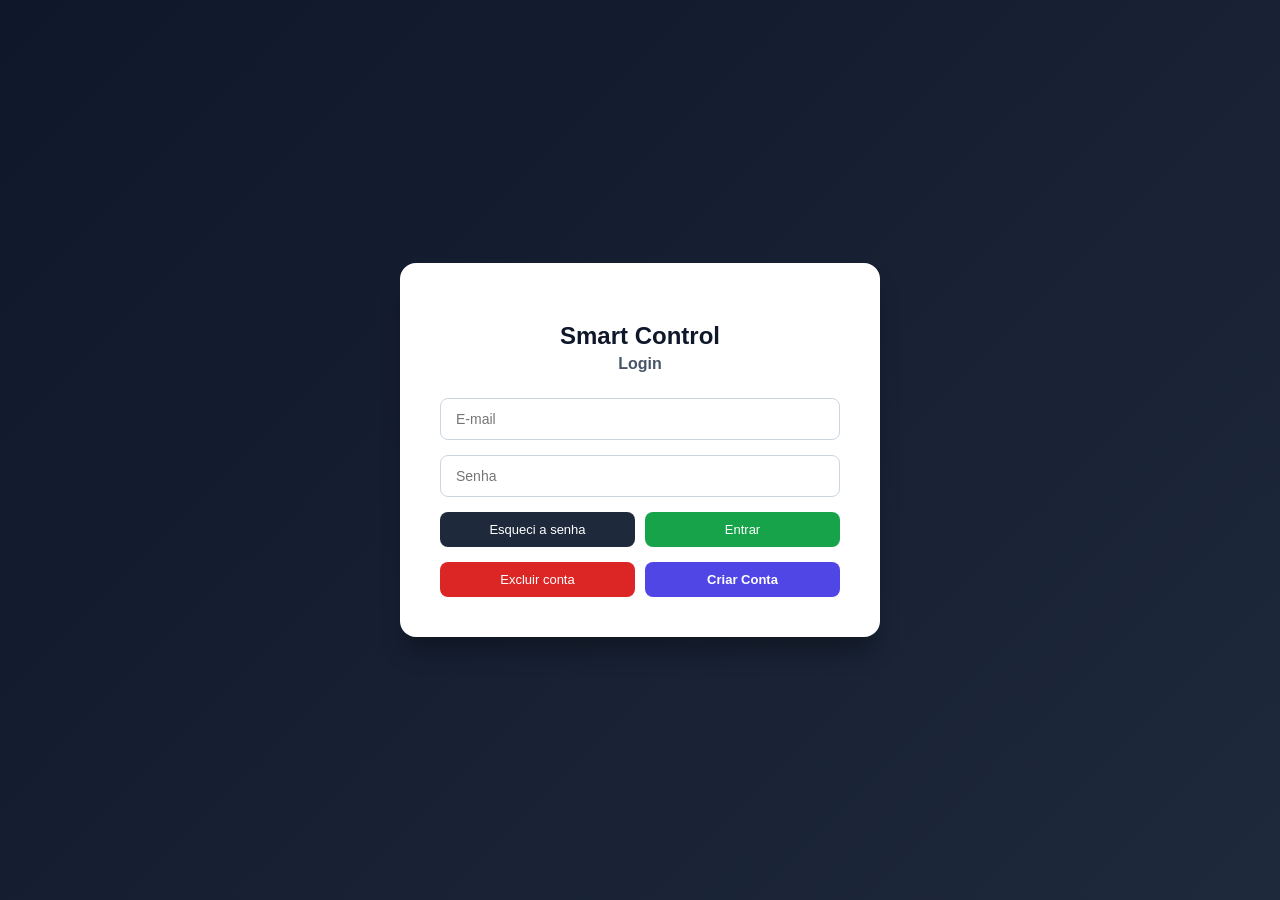
<file: index.html>
<!DOCTYPE html>
<html lang="pt-BR">
<head>
<meta charset="UTF-8">
<meta name="viewport" content="width=device-width, initial-scale=1.0">
<title>Login - Smart Control</title>
<link rel="stylesheet" href="style.css">
</head>
<body>

<div class="login-container">
    <form class="login-form" action="dashboard.html">
        <h2>Smart Control</h2>
        <p style="margin-top: 0; margin-bottom: 25px; font-weight: bold; color: #475569;">Login</p>

        <input type="email" id="login-email" placeholder="E-mail" required>
        <input type="password" id="login-senha" placeholder="Senha" required>

        <div style="display: flex; gap: 10px; margin-bottom: 15px;">
            <button type="button" style="background: #1e293b; color: white; padding: 10px; border: none; border-radius: 8px; cursor: pointer; flex: 1; font-size: 13px;">Esqueci a senha</button>
            <button type="submit" style="background: #16a34a; color: white; padding: 10px; border: none; border-radius: 8px; cursor: pointer; flex: 1; font-size: 13px;">Entrar</button>
        </div>

        <div style="display: flex; gap: 10px;">
            <button type="button" style="background: #dc2626; color: white; padding: 10px; border: none; border-radius: 8px; cursor: pointer; flex: 1; font-size: 13px;">Excluir conta</button>
            <a href="cadastro.html" style="background: #4f46e5; color: white; padding: 10px; border-radius: 8px; text-decoration: none; display: flex; align-items: center; justify-content: center; flex: 1; font-size: 13px; font-weight: 600;">Criar Conta</a>
        </div>
    </form>
</div>

</body>
</html>
</file>
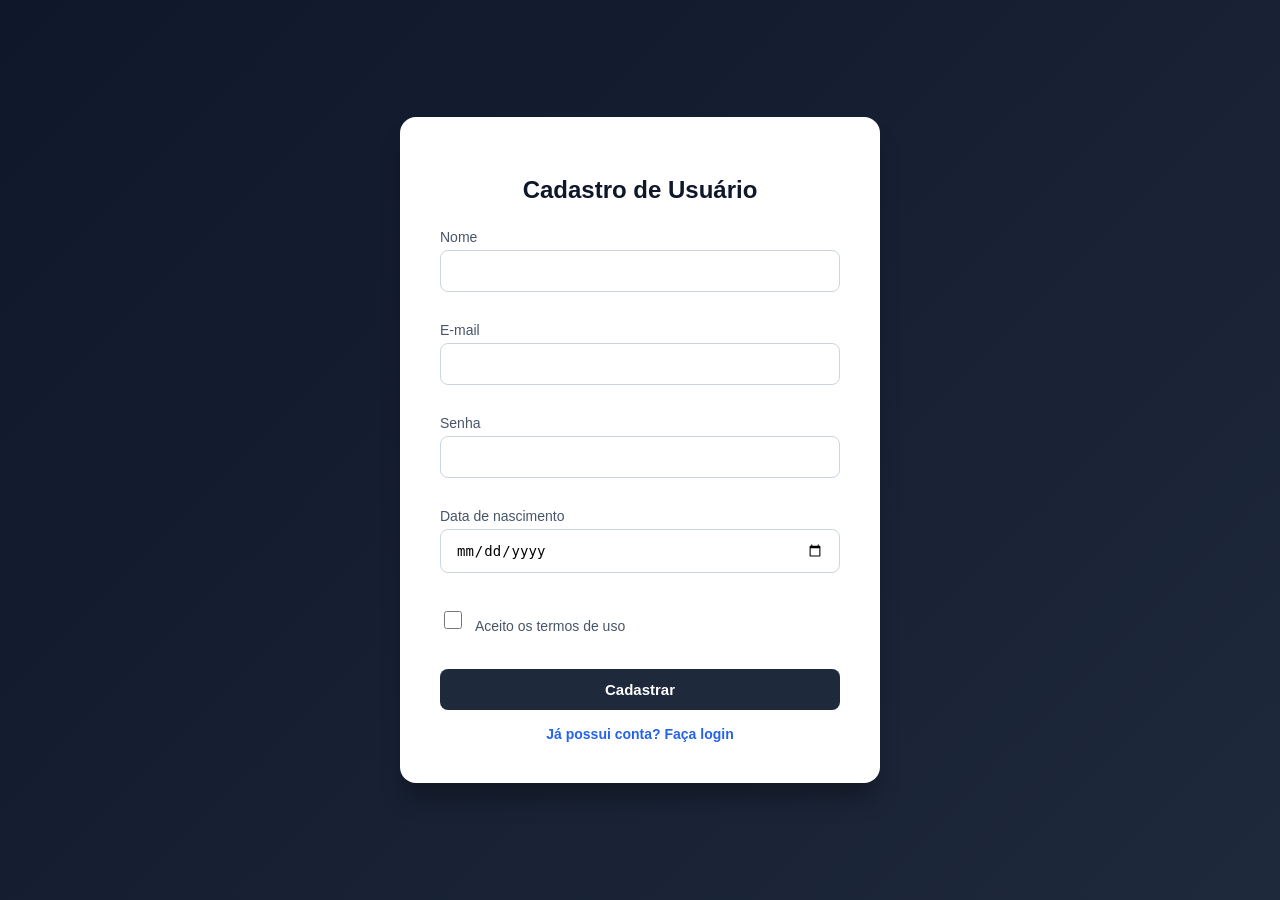
<file: cadastro.html>
<!DOCTYPE html>
<html lang="pt-BR">
<head>
<meta charset="UTF-8">
<meta name="viewport" content="width=device-width, initial-scale=1.0">
<title>Cadastro - Smart Control</title>
<link rel="stylesheet" href="style.css">
</head>
<body>

<div class="login-container">
    <form class="login-form" action="dashboard.html" style="text-align: left;">
        <h2 style="text-align: center; margin-bottom: 25px; color: #0f172a;">Cadastro de Usuário</h2>

        <div style="margin-bottom: 15px;">
            <label for="nome" style="display: block; font-size: 14px; color: #475569; margin-bottom: 5px;">Nome</label>
            <input type="text" id="nome" required style="width: 100%; padding: 12px 15px; border: 1px solid #cbd5e1; border-radius: 8px; box-sizing: border-box; font-size: 14px;">
        </div>

        <div style="margin-bottom: 15px;">
            <label for="email" style="display: block; font-size: 14px; color: #475569; margin-bottom: 5px;">E-mail</label>
            <input type="email" id="email" required style="width: 100%; padding: 12px 15px; border: 1px solid #cbd5e1; border-radius: 8px; box-sizing: border-box; font-size: 14px;">
        </div>

        <div style="margin-bottom: 15px;">
            <label for="senha" style="display: block; font-size: 14px; color: #475569; margin-bottom: 5px;">Senha</label>
            <input type="password" id="senha" required style="width: 100%; padding: 12px 15px; border: 1px solid #cbd5e1; border-radius: 8px; box-sizing: border-box; font-size: 14px;">
        </div>

        <div style="margin-bottom: 20px;">
            <label for="dataNascimento" style="display: block; font-size: 14px; color: #475569; margin-bottom: 5px;">Data de nascimento</label>
            <input type="date" id="dataNascimento" required style="width: 100%; padding: 12px 15px; border: 1px solid #cbd5e1; border-radius: 8px; box-sizing: border-box; font-size: 14px; background: #ffffff;">
        </div>

        <div style="display: flex; align-items: center; gap: 10px; margin-bottom: 25px;">
            <input type="checkbox" id="termos" required style="width: 18px; height: 18px; cursor: pointer;">
            <label for="termos" style="font-size: 14px; color: #475569; cursor: pointer;">Aceito os termos de uso</label>
        </div>

        <div style="text-align: center; margin-bottom: 15px;">
            <button type="submit" style="background: #1e293b; color: white; padding: 12px 30px; border: none; border-radius: 8px; cursor: pointer; font-size: 15px; font-weight: bold; width: 100%;">Cadastrar</button>
        </div>

        <div style="text-align: center;">
            <a href="index.html" style="color: #2563eb; text-decoration: none; font-weight: bold; font-size: 14px;">Já possui conta? Faça login</a>
        </div>
    </form>
</div>

</body>
</html>
</file>
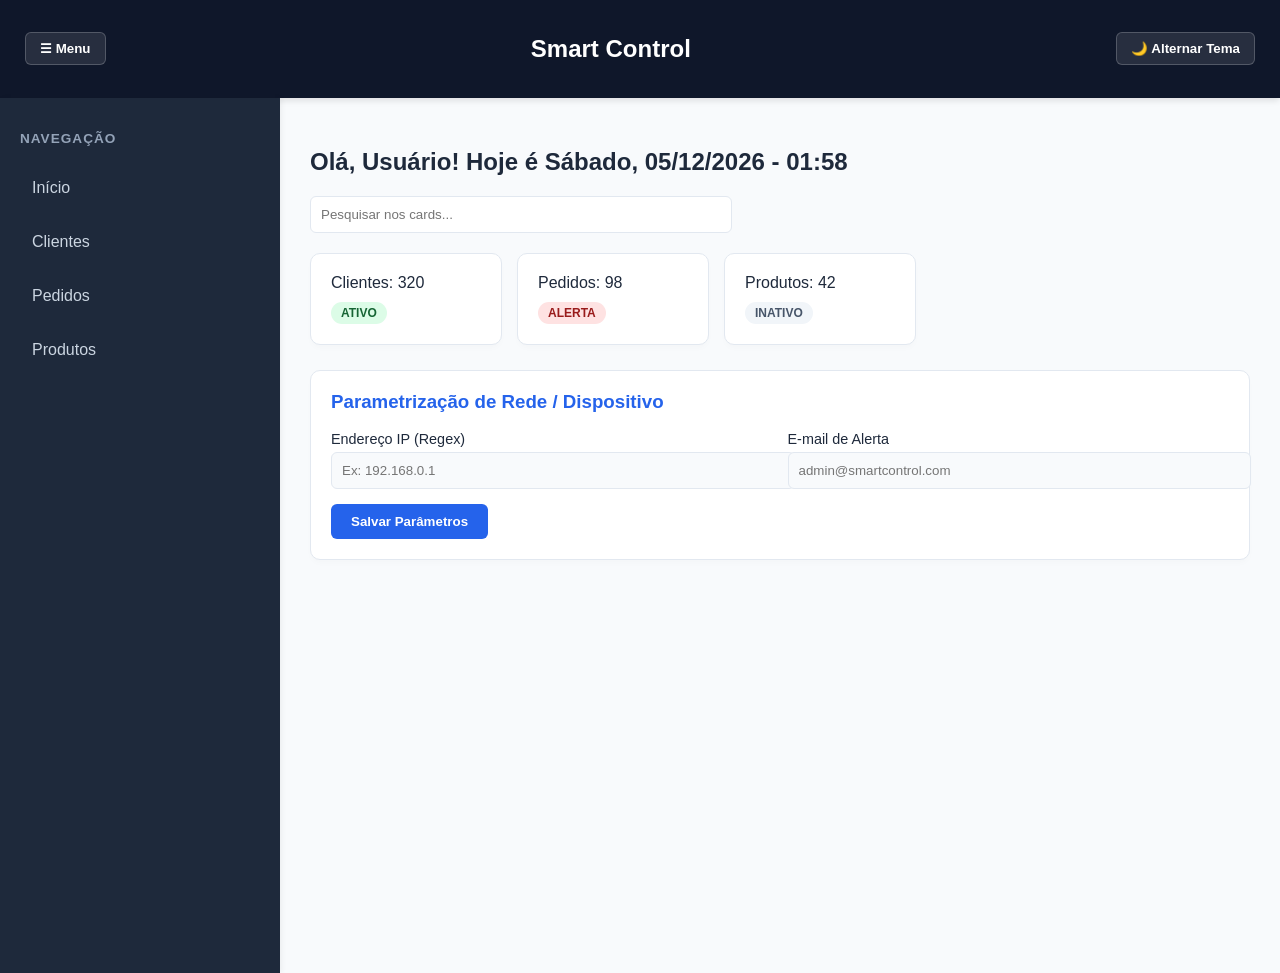
<file: dashboard.html>
<!DOCTYPE html>
<html lang="pt-BR">
<head>
    <meta charset="UTF-8">
    <meta name="viewport" content="width=device-width, initial-scale=1.0">
    <title>Dashboard - Smart Control</title>
    <link rel="stylesheet" href="style.css">
</head>
<body>

    <header>
        <button id="btnMenuToggle">☰ Menu</button>
        <h2>Smart Control</h2>
        <button id="btnTema">🌙 Alternar Tema</button>
    </header>

    <div class="layout-container">
        <aside id="sidebar">
            <h3>Navegação</h3>
            <ul style="list-style: none; padding: 0; margin-top: 15px;">
                <li style="padding: 8px 0;"><a href="#">Início</a></li>
                <li style="padding: 8px 0;"><a href="#">Clientes</a></li>
                <li style="padding: 8px 0;"><a href="#">Pedidos</a></li>
                <li style="padding: 8px 0;"><a href="#">Produtos</a></li>
            </ul>
        </aside>

        <main>
            <h2 id="saudacao" style="margin-bottom: 20px;">Carregando saudação...</h2>

            <div style="margin-bottom: 20px;">
                <input type="text" id="campoBusca" placeholder="Pesquisar nos cards..." style="padding: 10px; width: 100%; max-width: 400px; border: 1px solid var(--border-color); border-radius: 6px; background: var(--bg-card); color: var(--text-main);">
            </div>

            <div style="display: flex; gap: 15px; flex-wrap: wrap;">
                <div class="item-tabela" style="min-width: 150px;">
                    Clientes: <span class="valor-metrica">320</span>
                    <br><span class="status-badge status-ativo">Ativo</span>
                </div>
                <div class="item-tabela" style="min-width: 150px;">
                    Pedidos: <span class="valor-metrica">98</span>
                    <br><span class="status-badge status-alerta">Alerta</span>
                </div>
                <div class="item-tabela" style="min-width: 150px;">
                    Produtos: <span class="valor-metrica">42</span>
                    <br><span class="status-badge status-inativo">Inativo</span>
                </div>
            </div>

            <div class="item-tabela" style="margin-top: 25px;">
                <h3 style="margin-top: 0; color: var(--accent);">Parametrização de Rede / Dispositivo</h3>
                <form id="formParametrizacao" style="display: grid; grid-template-columns: 1fr 1fr; gap: 15px;">
                    <div>
                        <label for="ipDispositivo" style="display: block; font-size: 0.9rem; margin-bottom: 5px;">Endereço IP (Regex)</label>
                        <input type="text" id="ipDispositivo" placeholder="Ex: 192.168.0.1" required style="width: 100%; padding: 10px; border: 1px solid var(--border-color); border-radius: 6px; background: var(--bg-main); color: var(--text-main);">
                    </div>
                    <div>
                        <label for="emailContato" style="display: block; font-size: 0.9rem; margin-bottom: 5px;">E-mail de Alerta</label>
                        <input type="email" id="emailContato" placeholder="admin@smartcontrol.com" required style="width: 100%; padding: 10px; border: 1px solid var(--border-color); border-radius: 6px; background: var(--bg-main); color: var(--text-main);">
                    </div>
                    <div style="grid-column: span 2;">
                        <button type="submit" style="padding: 10px 20px; background: var(--accent); color: white; border: none; border-radius: 6px; cursor: pointer; font-weight: bold;">Salvar Parâmetros</button>
                    </div>
                </form>
            </div>
        </main>
    </div>

    <!-- Caminho corrigido para a pasta assets/js/ -->
    <script src="assets/js/main.js"></script>
</body>
</html>
</file>
<file: style.css>
:root {
    --bg-main: #f8fafc;
    --bg-card: #ffffff;
    --text-main: #1e293b;
    --header-bg: #0f172a;
    --sidebar-bg: #1e293b;
    --accent: #2563eb;
    --border-color: #e2e8f0;
}

body.dark-theme {
    --bg-main: #0b0f19;
    --bg-card: #131c2e;
    --text-main: #f1f5f9;
    --header-bg: #020617;
    --sidebar-bg: #090d16;
    --accent: #3b82f6;
    --border-color: #1e293b;
}

body {
    margin: 0;
    font-family: 'Segoe UI', Tahoma, Geneva, Verdana, sans-serif;
    background-color: var(--bg-main);
    color: var(--text-main);
    transition: background-color 0.3s ease, color 0.3s ease;
}

header {
    display: flex;
    justify-content: space-between;
    align-items: center;
    padding: 15px 25px;
    background-color: var(--header-bg);
    color: #ffffff;
    box-shadow: 0 4px 6px -1px rgba(0, 0, 0, 0.1);
}

header button {
    padding: 8px 14px;
    cursor: pointer;
    background-color: rgba(255, 255, 255, 0.1);
    color: #ffffff;
    border: 1px solid rgba(255, 255, 255, 0.2);
    border-radius: 6px;
    font-weight: 600;
    transition: 0.2s;
}

header button:hover {
    background-color: rgba(255, 255, 255, 0.2);
}

.layout-container {
    display: flex;
}

aside {
    width: 240px;
    background-color: var(--sidebar-bg);
    color: #ffffff;
    padding: 20px;
    min-height: calc(100vh - 65px);
    box-shadow: 2px 0 5px rgba(0,0,0,0.05);
}

aside h3 {
    font-size: 0.85rem;
    text-transform: uppercase;
    letter-spacing: 1px;
    color: #94a3b8;
    margin-bottom: 15px;
}

aside ul li a {
    color: #cbd5e1;
    text-decoration: none;
    display: block;
    padding: 10px 12px;
    border-radius: 6px;
    transition: 0.2s;
}

aside ul li a:hover {
    background-color: rgba(255, 255, 255, 0.1);
    color: #ffffff;
}

main {
    flex: 1;
    padding: 30px;
}

.item-tabela {
    background-color: var(--bg-card);
    padding: 20px;
    border-radius: 10px;
    border: 1px solid var(--border-color);
    box-shadow: 0 4px 6px -1px rgba(0, 0, 0, 0.02);
}

.status-badge {
    display: inline-block;
    padding: 4px 10px;
    border-radius: 20px;
    font-size: 0.75rem;
    font-weight: bold;
    text-transform: uppercase;
    margin-top: 10px;
}
.status-ativo { background-color: #dcfce7; color: #166534; }
.status-inativo { background-color: #f1f5f9; color: #475569; }
.status-alerta { background-color: #fee2e2; color: #991b1b; }

.login-container {
    display: flex;
    justify-content: center;
    align-items: center;
    min-height: 100vh;
    background: linear-gradient(135deg, #0f172a, #1e293b);
}

.login-form {
    background: #ffffff;
    padding: 40px;
    width: 100%;
    max-width: 400px;
    border-radius: 16px;
    box-shadow: 0 20px 25px -5px rgba(0, 0, 0, 0.3);
    text-align: center;
}

.login-form h2 {
    margin-bottom: 5px;
    color: #0f172a;
}

.login-form input {
    width: 100%;
    padding: 12px 15px;
    margin-bottom: 15px;
    border: 1px solid #cbd5e1;
    border-radius: 8px;
    box-sizing: border-box;
    font-size: 14px;
}
</file>
